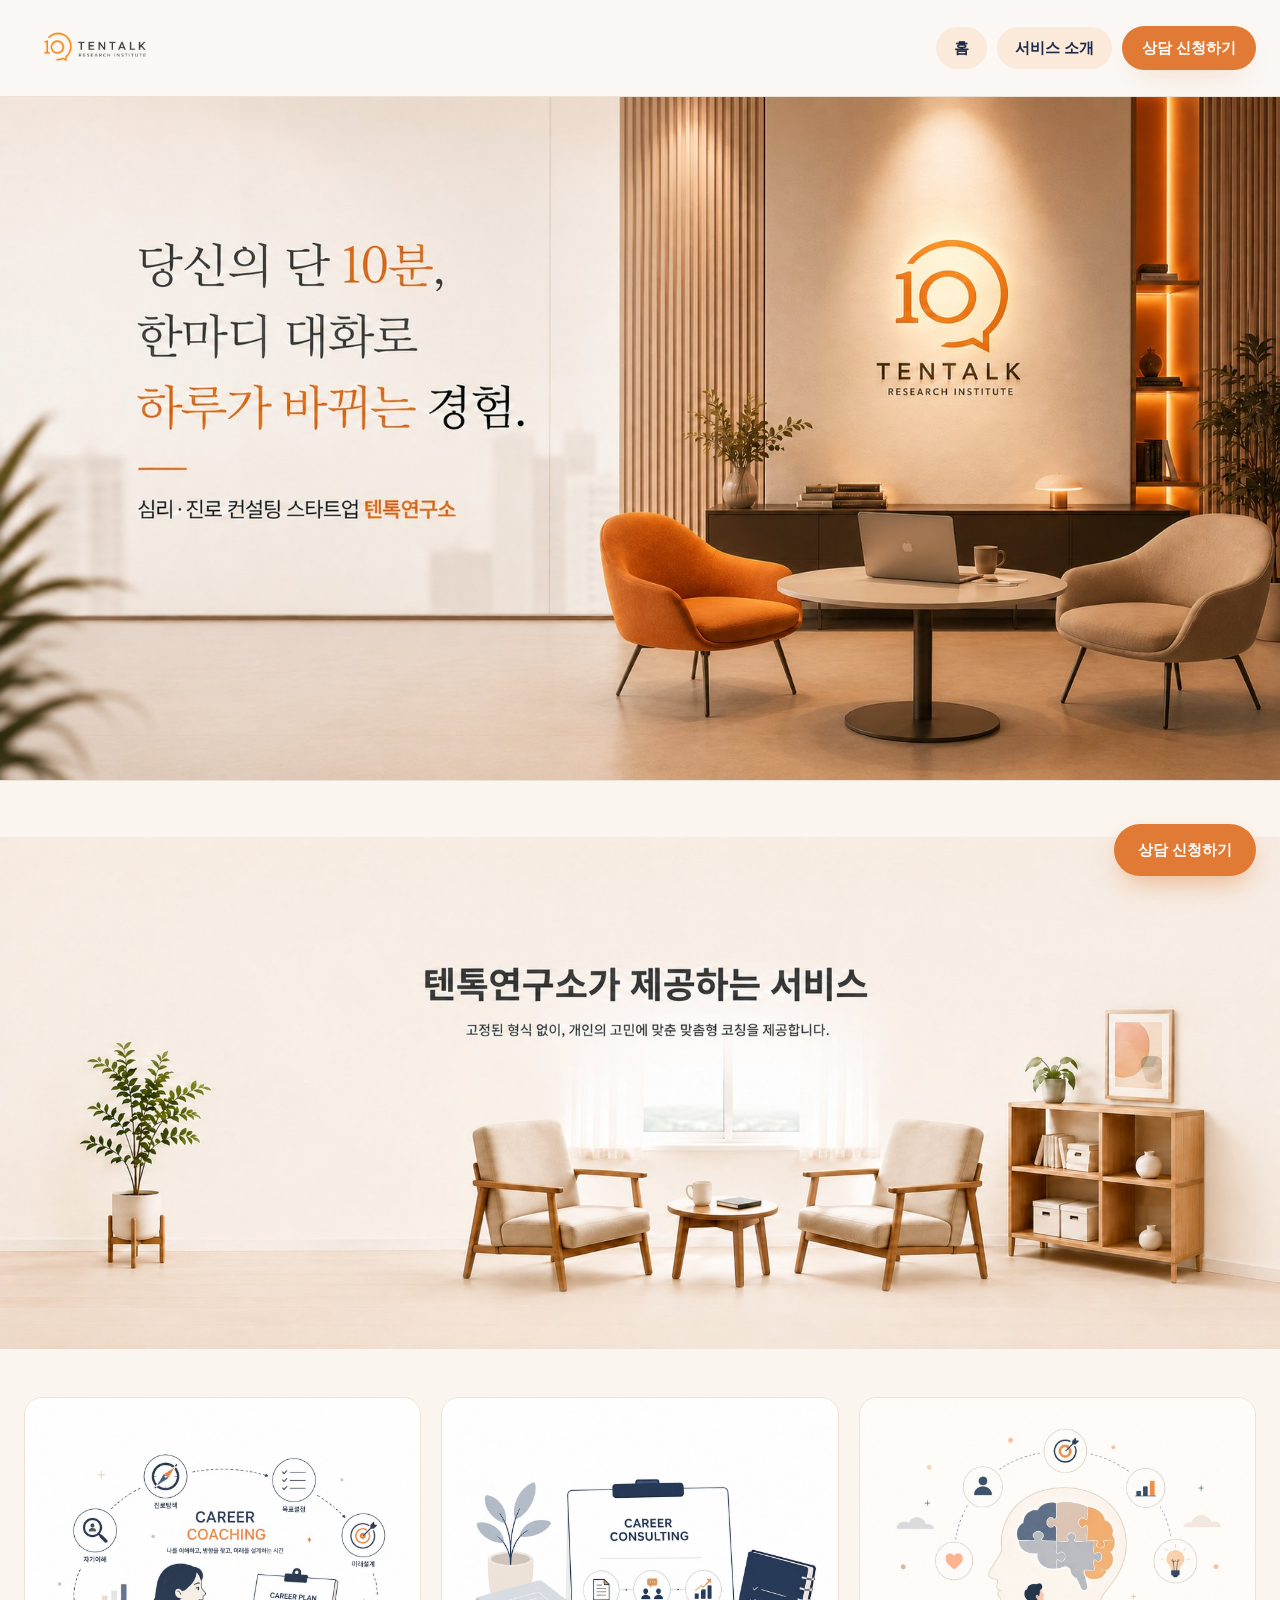
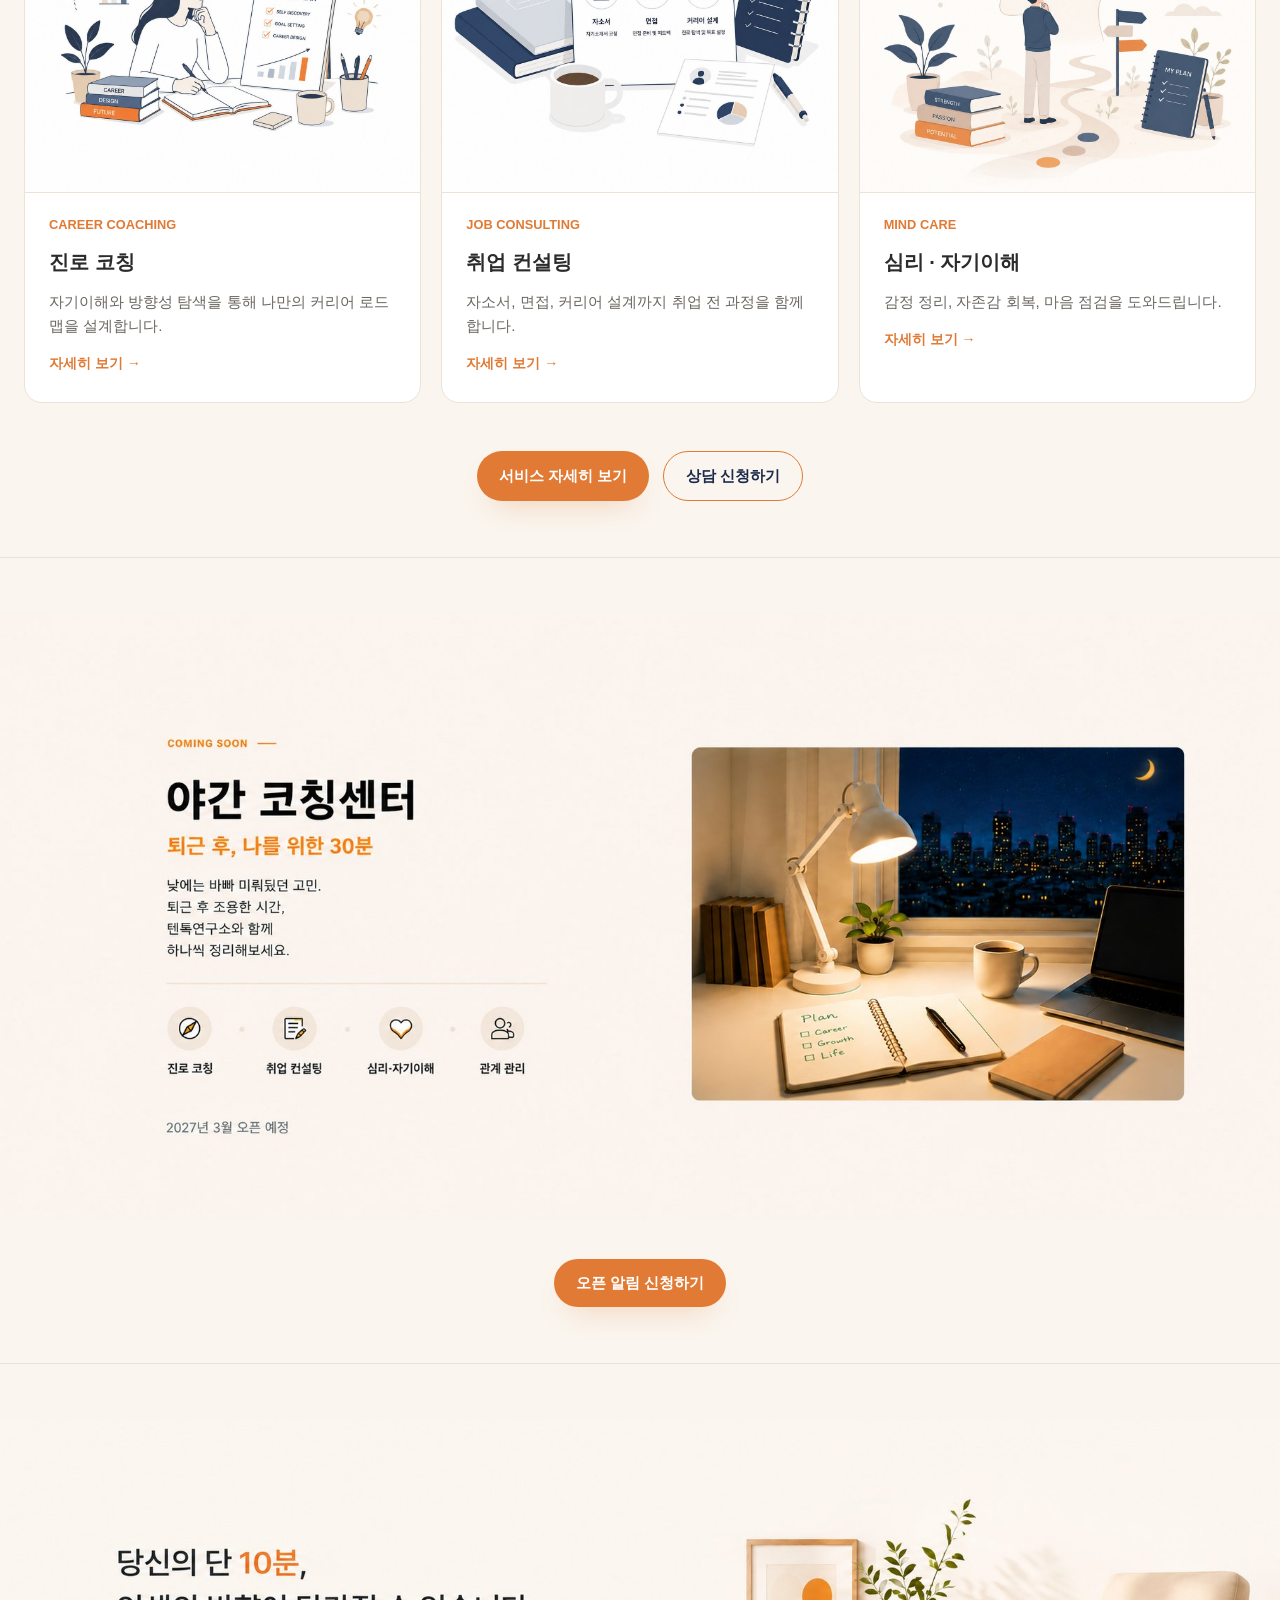
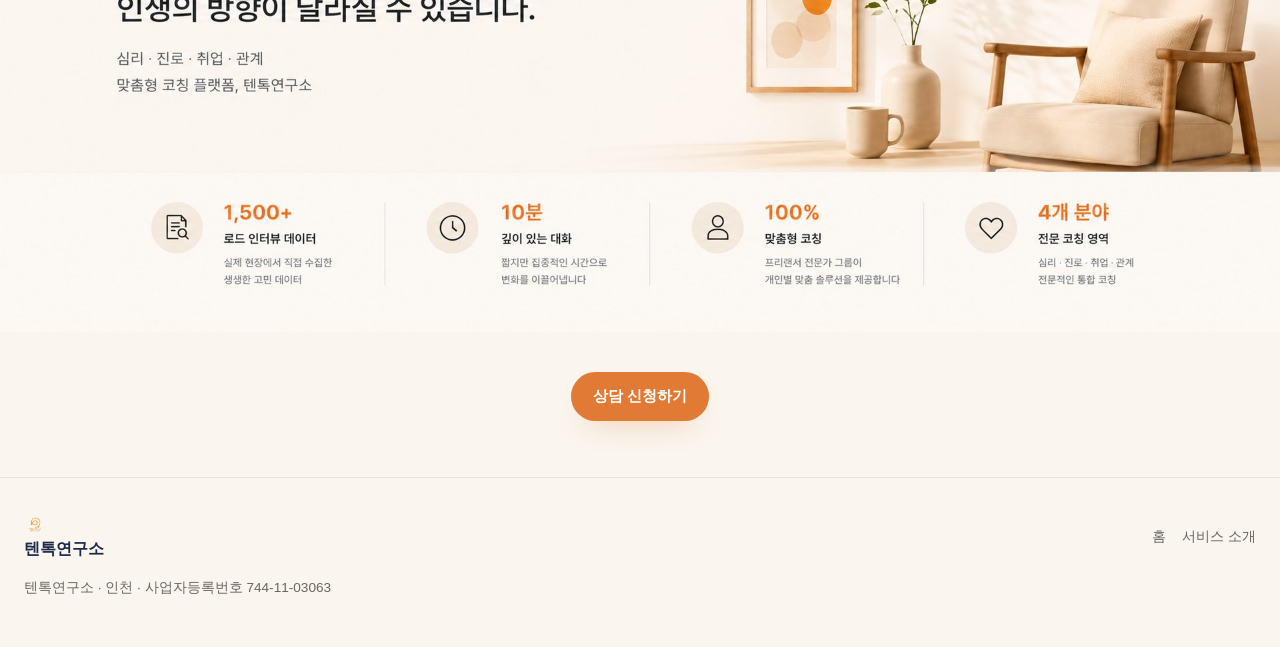
<file: index.html>
<!DOCTYPE html>
<html lang="ko">
<head>
<meta charset="UTF-8">
<meta name="viewport" content="width=device-width, initial-scale=1.0">
<title>텐톡연구소 | 진로·취업·심리 상담</title>
<meta name="description" content="텐톡연구소는 진로 코칭, 취업 컨설팅, 심리·자기이해 프로그램을 통해 단 10분이라도 진심으로 집중하는 상담을 지향합니다.">
<meta name="naver-site-verification" content="72944dfacb6ba482133bea6f29d130b11bbeda27" />
<link rel="stylesheet" href="style.css">
</head>
<body>

<header class="site">
  <div class="wrap">
    <a class="logo" href="index.html"><img src="assets/logo-horizontal.png" alt="텐톡연구소"></a>
    <nav class="main-nav">
      <a href="index.html" onclick="var p=location.pathname.replace(/^.*\//,''); if(p===''||p==='index.html'){location.reload();return false;}">홈</a>
      <a href="service.html">서비스 소개</a>
      <a class="nav-cta" href="https://tentalklabs.netlify.app/" target="_blank" rel="noopener">상담 신청하기</a>
    </nav>
  </div>
</header>

<main>
  <section class="slideshow" aria-label="텐톡연구소 소개">
    <img src="assets/hero-photo.jpg" class="slide is-active" alt="당신의 단 10분, 한마디 대화로 하루가 바뀌는 경험 — 심리·진로 컨설팅 스타트업 텐톡연구소">
    <img src="assets/hero-photo-2.jpg" class="slide" alt="1,500+건의 로드 인터뷰 데이터 기반 프리랜서 전문가 그룹이 함께합니다">
  </section>

  <section class="block">
    <div class="banner-wrap">
      <img class="banner-img" src="assets/services-bg.jpg" alt="텐톡연구소가 제공하는 서비스 — 고정된 형식 없이, 개인의 고민에 맞춘 맞춤형 코칭을 제공합니다">
    </div>
    <div class="wrap">
      <div class="grid">
        <a class="card" href="service.html#career">
          <img src="assets/career.jpg" alt="진로 코칭">
          <div class="card-body">
            <div class="tag">CAREER COACHING</div>
            <h3>진로 코칭</h3>
            <p>자기이해와 방향성 탐색을 통해 나만의 커리어 로드맵을 설계합니다.</p>
            <span class="card-link">자세히 보기 →</span>
          </div>
        </a>
        <a class="card" href="service.html#consult">
          <img src="assets/consult.jpg" alt="취업 컨설팅">
          <div class="card-body">
            <div class="tag">JOB CONSULTING</div>
            <h3>취업 컨설팅</h3>
            <p>자소서, 면접, 커리어 설계까지 취업 전 과정을 함께합니다.</p>
            <span class="card-link">자세히 보기 →</span>
          </div>
        </a>
        <a class="card" href="service.html#mind">
          <img src="assets/mind.jpg" alt="심리 · 자기이해">
          <div class="card-body">
            <div class="tag">MIND CARE</div>
            <h3>심리 · 자기이해</h3>
            <p>감정 정리, 자존감 회복, 마음 점검을 도와드립니다.</p>
            <span class="card-link">자세히 보기 →</span>
          </div>
        </a>
      </div>

      <div class="cta-row" style="margin-top:8px;">
        <a class="btn btn-primary" href="service.html">서비스 자세히 보기</a>
        <a class="btn btn-ghost" href="https://tentalklabs.netlify.app/" target="_blank" rel="noopener">상담 신청하기</a>
      </div>
    </div>
  </section>

  <section class="block">
    <div class="banner-wrap">
      <img class="banner-img" src="assets/apply-bg.jpg" alt="COMING SOON — 야간 코칭센터, 퇴근 후 나를 위한 30분. 진로 코칭, 취업 컨설팅, 심리·자기이해, 관계 관리. 2027년 3월 오픈 예정">
    </div>
    <div class="wrap">
      <div class="cta-row">
        <a class="btn btn-primary" href="https://tentalklabs.netlify.app/" target="_blank" rel="noopener">오픈 알림 신청하기</a>
      </div>
    </div>
  </section>

  <section class="block">
    <div class="banner-wrap">
      <img class="banner-img" src="assets/closing-bg.jpg" alt="당신의 단 10분, 인생의 방향이 달라질 수 있습니다 — 심리·진로·취업·관계 맞춤형 코칭 플랫폼, 텐톡연구소">
    </div>
    <div class="wrap">
      <div class="cta-row">
        <a class="btn btn-primary" href="https://tentalklabs.netlify.app/" target="_blank" rel="noopener">상담 신청하기</a>
      </div>
    </div>
  </section>
</main>

<a class="floating-cta" href="https://tentalklabs.netlify.app/" target="_blank" rel="noopener">상담 신청하기</a>

<footer class="site">
  <div class="wrap">
    <div class="foot-top">
      <div class="foot-brand"><img src="assets/logo-mark.png" alt="" style="height:22px;width:auto;vertical-align:-5px;margin-right:6px;">텐톡연구소</div>
      <div class="foot-links">
        <a href="index.html">홈</a>
        <a href="service.html">서비스 소개</a>
      </div>
    </div>
    <div>텐톡연구소 · 인천 · 사업자등록번호 744-11-03063</div>
  </div>
</footer>

<script>
(function(){
  var slides = document.querySelectorAll('.slideshow .slide');
  if (slides.length < 2) return;
  var i = 0;
  setInterval(function(){
    slides[i].classList.remove('is-active');
    i = (i + 1) % slides.length;
    slides[i].classList.add('is-active');
  }, 4500);
})();
</script>

</body>
</html>
</file>
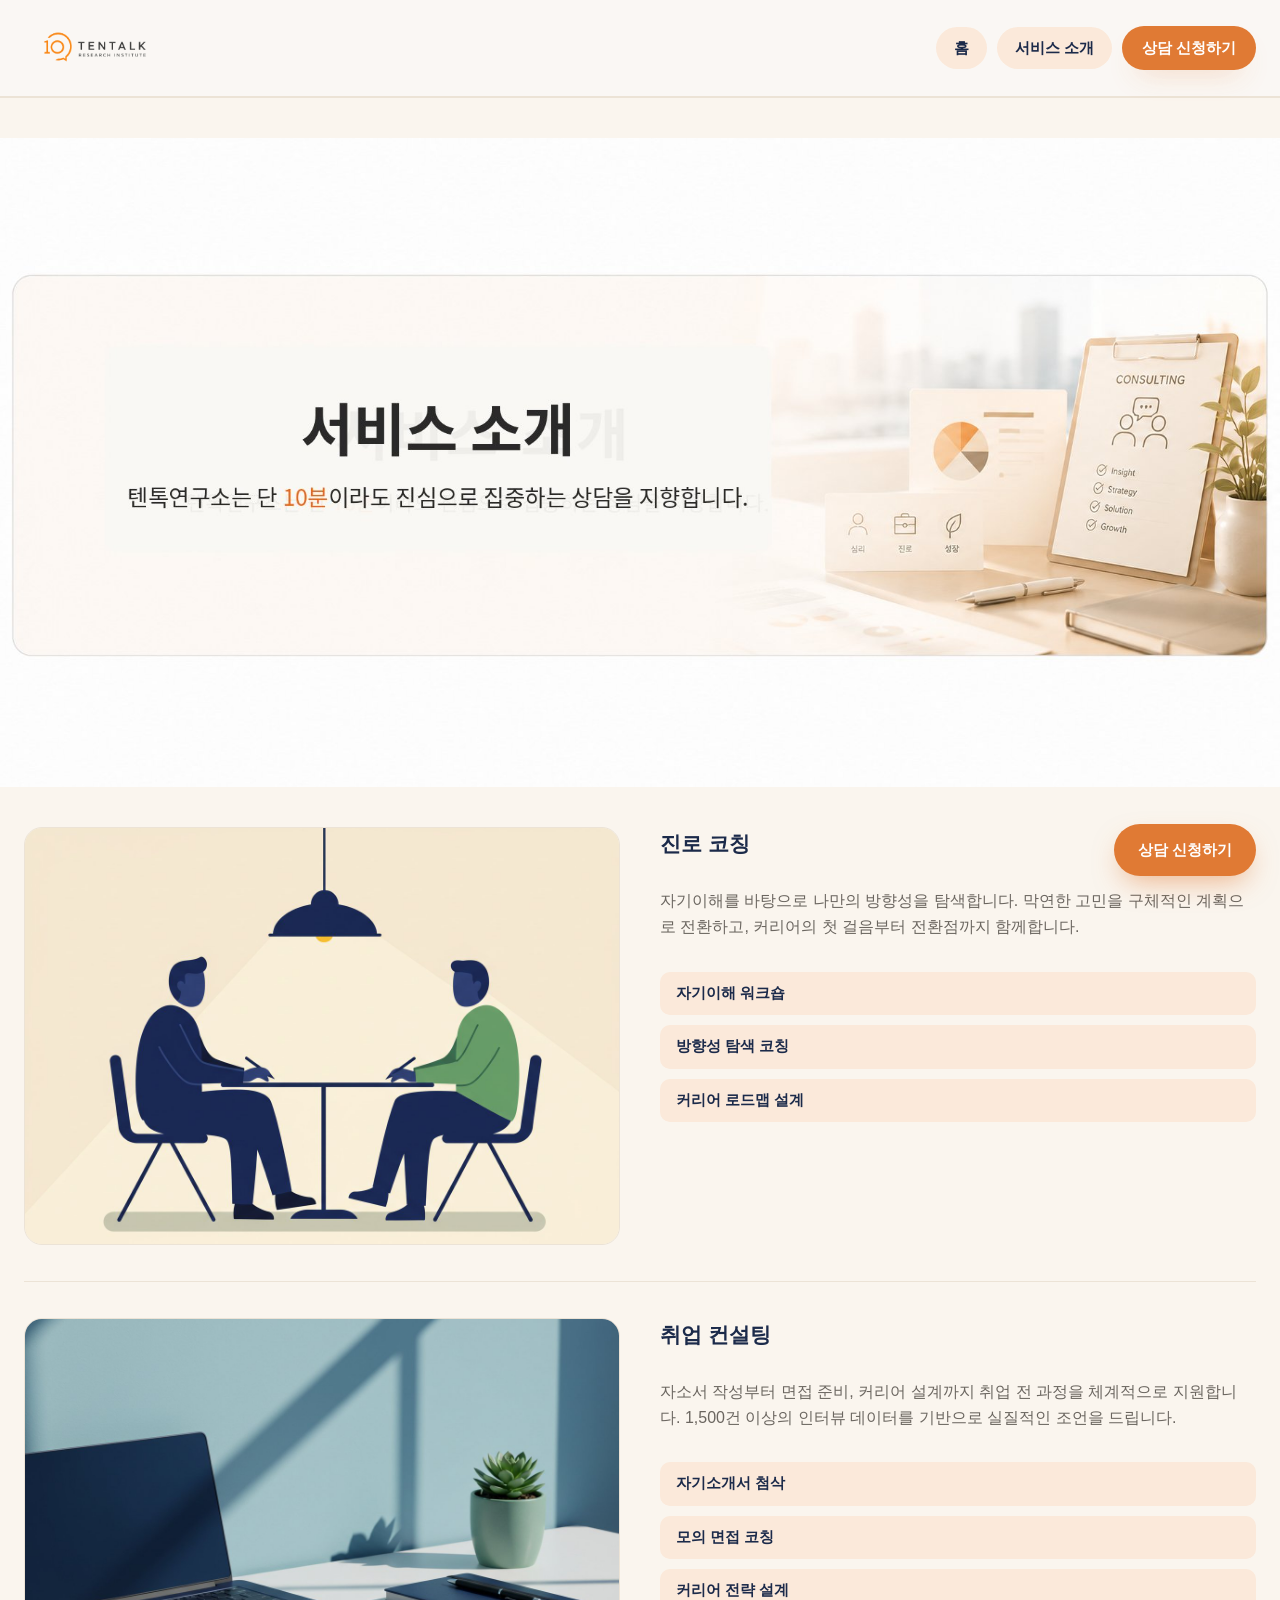
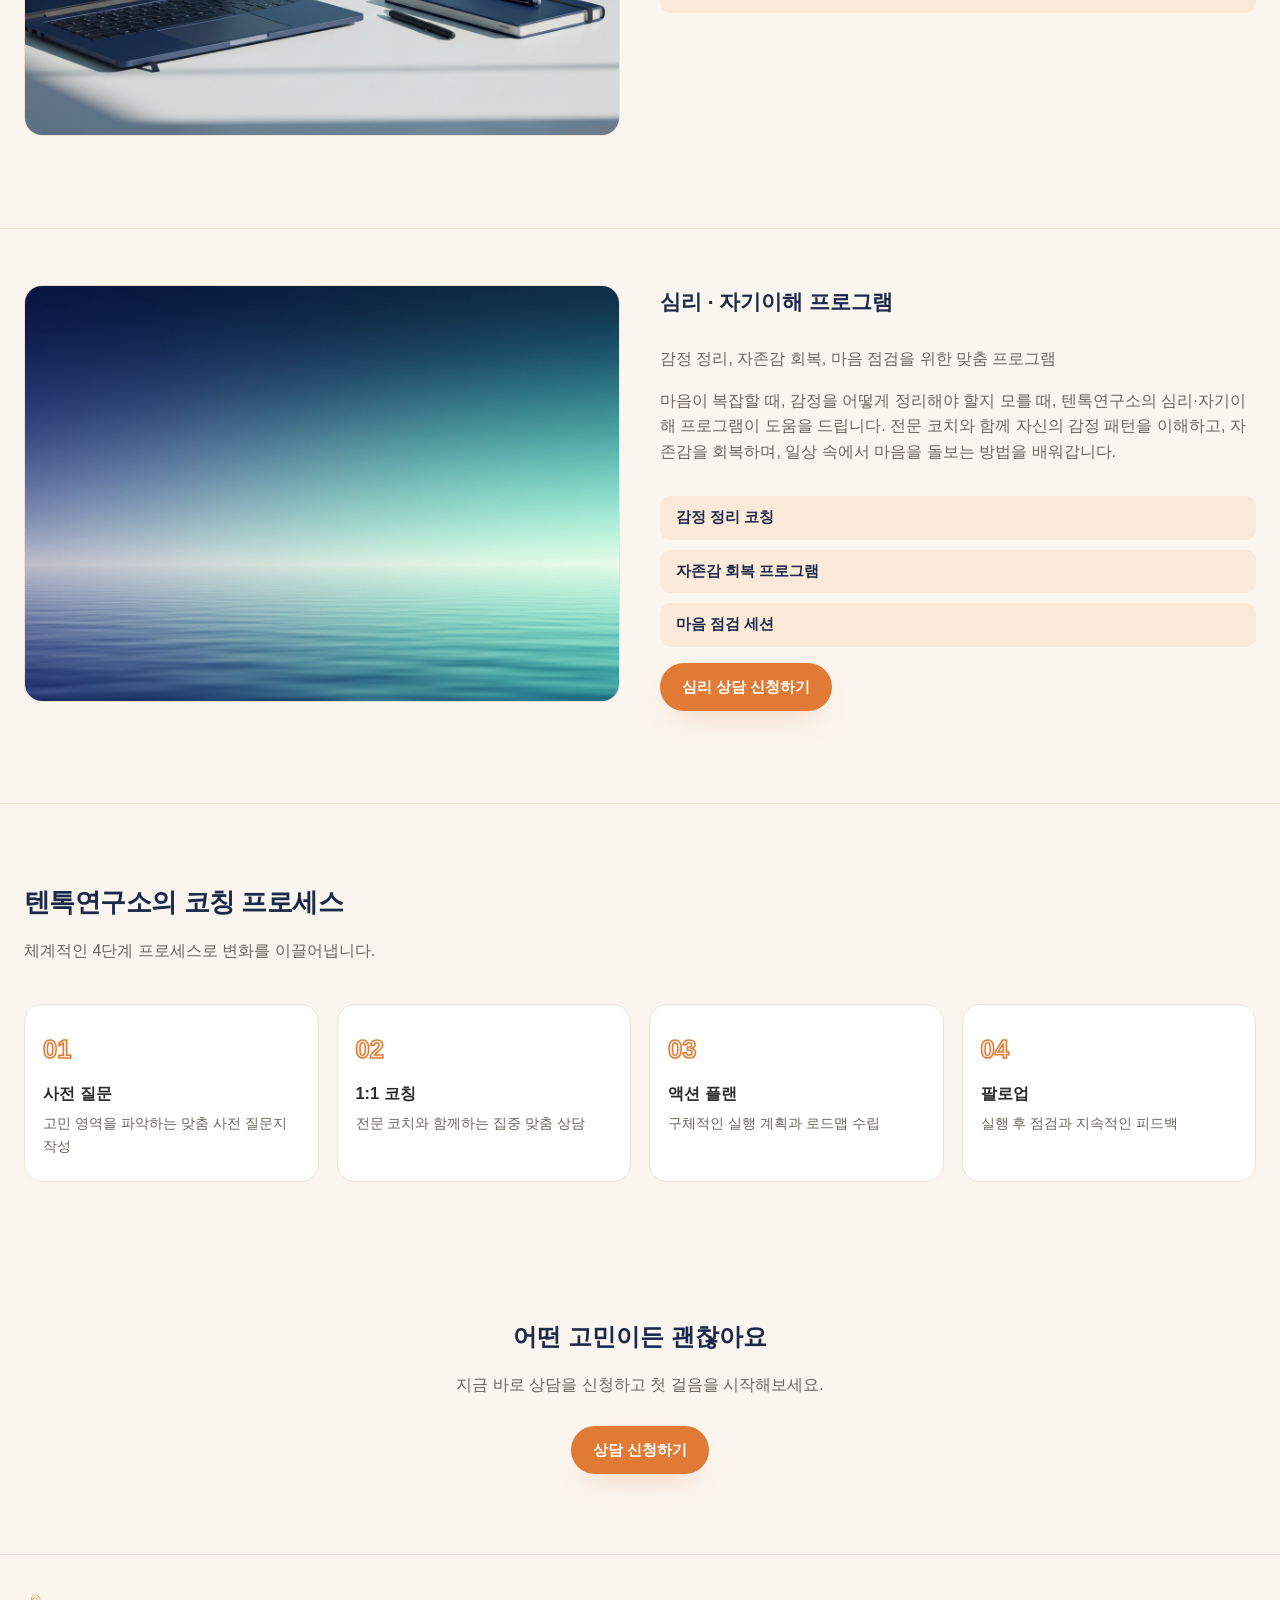
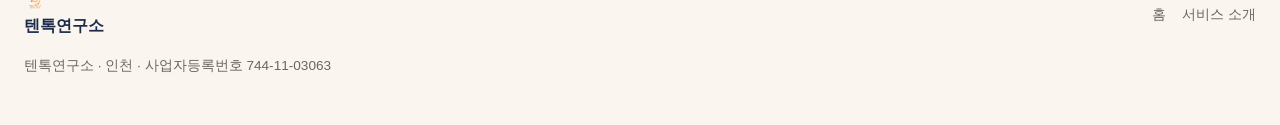
<file: service.html>
<!DOCTYPE html>
<html lang="ko">
<head>
<meta charset="UTF-8">
<meta name="viewport" content="width=device-width, initial-scale=1.0">
<title>서비스 소개 | 텐톡연구소</title>
<meta name="description" content="진로 코칭, 취업 컨설팅, 심리·자기이해 프로그램 — 텐톡연구소의 서비스를 소개합니다.">
<link rel="stylesheet" href="style.css">
</head>
<body>

<header class="site">
  <div class="wrap">
    <a class="logo" href="index.html"><img src="assets/logo-horizontal.png" alt="텐톡연구소"></a>
    <nav class="main-nav">
      <a href="index.html" onclick="var p=location.pathname.replace(/^.*\//,''); if(p===''||p==='index.html'){location.reload();return false;}">홈</a>
      <a href="service.html">서비스 소개</a>
      <a class="nav-cta" href="https://tentalklabs.netlify.app/" target="_blank" rel="noopener">상담 신청하기</a>
    </nav>
  </div>
</header>

<main>
  <section class="block" style="padding-top: 40px;">
    <div class="banner-wrap">
      <img class="banner-img" src="assets/svc-page-hero.jpg" alt="서비스 소개 — 텐톡연구소는 단 10분이라도 진심으로 집중하는 상담을 지향합니다">
    </div>
    <div class="wrap">
      <div id="career" class="service-detail" style="border-top:none; scroll-margin-top: 90px;">
        <img src="assets/svc-career.jpg" alt="진로 코칭">
        <div class="text-col">
          <h3>진로 코칭</h3>
          <p>자기이해를 바탕으로 나만의 방향성을 탐색합니다. 막연한 고민을 구체적인 계획으로 전환하고, 커리어의 첫 걸음부터 전환점까지 함께합니다.</p>
          <ul>
            <li>자기이해 워크숍</li>
            <li>방향성 탐색 코칭</li>
            <li>커리어 로드맵 설계</li>
          </ul>
        </div>
      </div>

      <div id="consult" class="service-detail" style="scroll-margin-top: 90px;">
        <img src="assets/svc-consult.jpg" alt="취업 컨설팅">
        <div class="text-col">
          <h3>취업 컨설팅</h3>
          <p>자소서 작성부터 면접 준비, 커리어 설계까지 취업 전 과정을 체계적으로 지원합니다. 1,500건 이상의 인터뷰 데이터를 기반으로 실질적인 조언을 드립니다.</p>
          <ul>
            <li>자기소개서 첨삭</li>
            <li>모의 면접 코칭</li>
            <li>커리어 전략 설계</li>
          </ul>
        </div>
      </div>
    </div>
  </section>

  <section class="block">
    <div class="wrap">
      <div id="mind" class="service-detail" style="border-top:none; scroll-margin-top: 90px;">
        <img src="assets/svc-mind.jpg" alt="심리 · 자기이해 프로그램">
        <div class="text-col">
          <h3>심리 · 자기이해 프로그램</h3>
          <p class="lead" style="text-align:left;margin:0;">감정 정리, 자존감 회복, 마음 점검을 위한 맞춤 프로그램</p>
          <p>마음이 복잡할 때, 감정을 어떻게 정리해야 할지 모를 때, 텐톡연구소의 심리·자기이해 프로그램이 도움을 드립니다. 전문 코치와 함께 자신의 감정 패턴을 이해하고, 자존감을 회복하며, 일상 속에서 마음을 돌보는 방법을 배워갑니다.</p>
          <ul>
            <li>감정 정리 코칭</li>
            <li>자존감 회복 프로그램</li>
            <li>마음 점검 세션</li>
          </ul>
          <div class="cta-row" style="justify-content:flex-start;">
            <a class="btn btn-primary" href="https://tentalklabs.netlify.app/" target="_blank" rel="noopener">심리 상담 신청하기</a>
          </div>
        </div>
      </div>
    </div>
  </section>

  <section class="block">
    <div class="wrap">
      <h2>텐톡연구소의 코칭 프로세스</h2>
      <p class="section-lead">체계적인 4단계 프로세스로 변화를 이끌어냅니다.</p>
      <div class="steps">
        <div class="step">
          <div class="num">01</div>
          <h4>사전 질문</h4>
          <p>고민 영역을 파악하는 맞춤 사전 질문지 작성</p>
        </div>
        <div class="step">
          <div class="num">02</div>
          <h4>1:1 코칭</h4>
          <p>전문 코치와 함께하는 집중 맞춤 상담</p>
        </div>
        <div class="step">
          <div class="num">03</div>
          <h4>액션 플랜</h4>
          <p>구체적인 실행 계획과 로드맵 수립</p>
        </div>
        <div class="step">
          <div class="num">04</div>
          <h4>팔로업</h4>
          <p>실행 후 점검과 지속적인 피드백</p>
        </div>
      </div>
    </div>
  </section>

  <section class="closing">
    <div class="wrap">
      <h2>어떤 고민이든 괜찮아요</h2>
      <p>지금 바로 상담을 신청하고 첫 걸음을 시작해보세요.</p>
      <a class="btn btn-primary" href="https://tentalklabs.netlify.app/" target="_blank" rel="noopener">상담 신청하기</a>
    </div>
  </section>
</main>

<footer class="site">
  <div class="wrap">
    <div class="foot-top">
      <div class="foot-brand"><img src="assets/logo-mark.png" alt="" style="height:22px;width:auto;vertical-align:-5px;margin-right:6px;">텐톡연구소</div>
      <div class="foot-links">
        <a href="index.html">홈</a>
        <a href="service.html">서비스 소개</a>
      </div>
    </div>
    <div>텐톡연구소 · 인천 · 사업자등록번호 744-11-03063</div>
  </div>
</footer>

<a class="floating-cta" href="https://tentalklabs.netlify.app/" target="_blank" rel="noopener">상담 신청하기</a>

</body>
</html>
</file>
<file: style.css>
/* 텐톡연구소 — 정적 사이트 스타일 */

:root {
  --bg: #faf5ee;
  --surface: #ffffff;
  --ink: #2b2b2b;
  --ink-soft: #6b6660;
  --teal: #e07a34;      /* brand orange (was teal) */
  --teal-dark: #1b2a4a; /* brand navy, used for headings */
  --teal-soft: #fbe9da; /* soft orange tint */
  --line: #ece3d6;
  --radius: 18px;
  --shadow: 0 14px 30px -16px rgba(224, 122, 52, 0.45);
}

* { box-sizing: border-box; }

html { scroll-behavior: smooth; }

body {
  margin: 0;
  background: var(--bg);
  color: var(--ink);
  font-family: "Pretendard", "Apple SD Gothic Neo", "Malgun Gothic", -apple-system,
    BlinkMacSystemFont, sans-serif;
  line-height: 1.6;
  -webkit-font-smoothing: antialiased;
}

a { color: inherit; text-decoration: none; }

img { max-width: 100%; display: block; }

.wrap {
  max-width: 1400px;
  margin: 0 auto;
  padding: 0 24px;
}

/* header */
header.site {
  position: sticky;
  top: 0;
  z-index: 20;
  background: rgba(250, 248, 244, 0.9);
  backdrop-filter: blur(8px);
  border-bottom: 1px solid var(--line);
}

header.site .wrap {
  display: flex;
  align-items: center;
  justify-content: space-between;
  min-height: 68px;
  padding-top: 10px;
  padding-bottom: 10px;
}

.logo {
  font-weight: 800;
  font-size: 1.15rem;
  letter-spacing: -0.02em;
  color: var(--teal-dark);
  display: flex;
  align-items: center;
}

.logo img { height: 76px; width: auto; display: block; }

@media (max-width: 780px) {
  .logo img { height: 52px; }
}

nav.main-nav {
  display: flex;
  align-items: center;
  gap: 10px;
  font-size: 0.95rem;
  font-weight: 600;
  color: var(--ink-soft);
}

nav.main-nav a {
  border-radius: 999px;
  white-space: nowrap;
  transition: background 0.15s ease, color 0.15s ease, transform 0.15s ease;
}

nav.main-nav a:not(.nav-cta) {
  padding: 9px 18px;
  background: var(--teal-soft);
  color: var(--teal-dark);
}

nav.main-nav a:not(.nav-cta):hover {
  background: var(--teal);
  color: #fff;
}

.btn {
  display: inline-flex;
  align-items: center;
  gap: 8px;
  padding: 12px 22px;
  border-radius: 999px;
  font-weight: 700;
  font-size: 0.95rem;
  transition: transform 0.15s ease, box-shadow 0.15s ease;
}

.btn-primary {
  background: var(--teal);
  color: #fff;
  box-shadow: var(--shadow);
}

.btn-primary:hover { transform: translateY(-2px); }

.btn-ghost {
  border: 1.5px solid var(--teal);
  color: var(--teal-dark);
}

/* hero */
.hero {
  padding: 40px 0 64px;
  text-align: center;
}

.hero-banner {
  width: 100%;
  border-radius: 20px;
  overflow: hidden;
  margin-bottom: 44px;
  box-shadow: var(--shadow);
}

.hero-banner img { width: 100%; display: block; }

/* full-bleed rotating slideshow (home page top) */
.slideshow {
  position: relative;
  width: 100%;
  aspect-ratio: 1400 / 747;
  overflow: hidden;
  background: var(--surface);
}

.slideshow .slide {
  position: absolute;
  inset: 0;
  width: 100%;
  height: 100%;
  object-fit: cover;
  opacity: 0;
  transition: opacity 1.2s ease;
}

.slideshow .slide.is-active { opacity: 1; }

/* full-width banner images with baked-in copy (services / coming-soon / closing) */
.banner-wrap {
  width: 100%;
  margin-bottom: 40px;
}

.banner-img {
  width: 100%;
  display: block;
}


.eyebrow {
  display: inline-block;
  padding: 6px 16px;
  border-radius: 999px;
  background: var(--teal-soft);
  color: var(--teal-dark);
  font-size: 0.85rem;
  font-weight: 700;
  margin-bottom: 22px;
}

.hero h1 {
  font-size: clamp(1.9rem, 4vw, 2.7rem);
  line-height: 1.35;
  letter-spacing: -0.02em;
  margin: 0 0 18px;
  color: var(--teal-dark);
}

.hero p.lead {
  color: var(--ink-soft);
  font-size: 1.05rem;
  max-width: 560px;
  margin: 0 auto 34px;
}

.cta-row {
  display: flex;
  justify-content: center;
  gap: 14px;
  flex-wrap: wrap;
}

/* nav CTA pill (the one button that should always look "live") */
.nav-cta {
  background: var(--teal);
  color: #fff !important;
  padding: 10px 20px;
  border-radius: 999px;
  font-weight: 700;
  box-shadow: var(--shadow);
  transition: transform 0.15s ease;
}

.nav-cta:hover { transform: translateY(-1px); color: #fff; }

/* floating always-visible CTA */
.floating-cta {
  position: fixed;
  right: 24px;
  bottom: 24px;
  z-index: 30;
  background: var(--teal);
  color: #fff;
  padding: 14px 24px;
  border-radius: 999px;
  font-weight: 700;
  font-size: 0.95rem;
  box-shadow: 0 12px 28px -8px rgba(224, 122, 52, 0.55);
  transition: transform 0.15s ease;
}

.floating-cta:hover { transform: translateY(-2px); color: #fff; }

@media (max-width: 780px) {
  .floating-cta { right: 16px; bottom: 16px; padding: 12px 20px; font-size: 0.88rem; }
}

/* service cards grid */
.grid {
  display: grid;
  grid-template-columns: repeat(3, 1fr);
  gap: 20px;
  margin: 48px 0;
}

@media (max-width: 780px) {
  .grid { grid-template-columns: 1fr; }
  nav.main-nav { gap: 6px; font-size: 0.82rem; }
  nav.main-nav a:not(.nav-cta) { padding: 7px 11px; }
  .nav-cta { padding: 8px 14px; }
}

/* extra breathing room for narrow phones (iPhone SE/mini, small Android) */
@media (max-width: 400px) {
  header.site .wrap { padding-left: 16px; padding-right: 16px; }
  .logo img { height: 44px; }
  nav.main-nav { gap: 5px; font-size: 0.76rem; }
  nav.main-nav a:not(.nav-cta) { padding: 6px 9px; }
  .nav-cta { padding: 7px 12px; }
}

/* safety net: never allow a rogue element to force page-wide horizontal scroll */
html, body { overflow-x: hidden; }

.card {
  background: var(--surface);
  border: 1px solid var(--line);
  border-radius: var(--radius);
  overflow: hidden;
  text-align: left;
  display: block;
  cursor: pointer;
  transition: transform 0.18s ease, box-shadow 0.18s ease, border-color 0.18s ease;
}

.card:hover {
  transform: translateY(-4px);
  box-shadow: var(--shadow);
  border-color: var(--teal);
}

.card .card-link {
  display: inline-block;
  margin-top: 14px;
  font-size: 0.88rem;
  font-weight: 700;
  color: var(--teal);
}

.card img {
  width: 100%;
  aspect-ratio: 1 / 1;
  object-fit: cover;
  background: #fff;
  border-bottom: 1px solid var(--line);
}

.card .card-body { padding: 22px 24px 26px; }

.card .tag {
  font-size: 0.8rem;
  font-weight: 700;
  color: var(--teal);
  margin-bottom: 10px;
}

.card h3 {
  margin: 0 0 12px;
  font-size: 1.25rem;
  color: var(--ink);
}

.card p { color: var(--ink-soft); margin: 0; font-size: 0.95rem; }

/* section */
section.block {
  padding: 56px 0;
  border-top: 1px solid var(--line);
}

section.block h2 {
  font-size: 1.6rem;
  color: var(--teal-dark);
  letter-spacing: -0.02em;
  margin-bottom: 10px;
}

section.block > .wrap > p.section-lead {
  color: var(--ink-soft);
  margin-bottom: 40px;
  max-width: 620px;
}

.service-detail {
  display: grid;
  grid-template-columns: 1fr 1fr;
  gap: 40px;
  padding: 36px 0;
  border-top: 1px solid var(--line);
  align-items: start;
}

.service-detail:first-of-type { border-top: none; padding-top: 0; }

.service-detail img {
  width: 100%;
  border-radius: var(--radius);
  border: 1px solid var(--line);
}

.service-detail .text-col { display: flex; flex-direction: column; gap: 16px; }

@media (max-width: 780px) {
  .service-detail { grid-template-columns: 1fr; gap: 18px; }
}

.service-detail h3 {
  font-size: 1.3rem;
  color: var(--teal-dark);
  margin: 0 0 12px;
}

.service-detail p { color: var(--ink-soft); margin: 0 0 16px; }

.service-detail ul {
  list-style: none;
  margin: 0;
  padding: 0;
  display: flex;
  flex-direction: column;
  gap: 10px;
}

.service-detail li {
  background: var(--teal-soft);
  color: var(--teal-dark);
  font-weight: 600;
  font-size: 0.92rem;
  padding: 10px 16px;
  border-radius: 10px;
}

/* process steps */
.steps {
  display: grid;
  grid-template-columns: repeat(4, 1fr);
  gap: 18px;
}

@media (max-width: 780px) {
  .steps { grid-template-columns: repeat(2, 1fr); }
}

.step {
  background: var(--surface);
  border: 1px solid var(--line);
  border-radius: var(--radius);
  padding: 24px 18px;
}

.step .num {
  font-size: 1.6rem;
  font-weight: 800;
  color: var(--teal-soft);
  -webkit-text-stroke: 1.5px var(--teal);
  margin-bottom: 10px;
}

.step h4 { margin: 0 0 6px; font-size: 1.02rem; color: var(--ink); }
.step p { margin: 0; color: var(--ink-soft); font-size: 0.88rem; }

/* closing CTA */
.closing {
  text-align: center;
  padding: 60px 0 80px;
}

.closing h2 { color: var(--teal-dark); margin-bottom: 12px; }
.closing p { color: var(--ink-soft); margin-bottom: 28px; }

/* footer */
footer.site {
  border-top: 1px solid var(--line);
  padding: 36px 0 48px;
  color: var(--ink-soft);
  font-size: 0.85rem;
}

footer.site .foot-top {
  display: flex;
  justify-content: space-between;
  align-items: center;
  flex-wrap: wrap;
  gap: 12px;
  margin-bottom: 16px;
}

footer.site .foot-brand {
  font-weight: 800;
  color: var(--teal-dark);
  font-size: 1rem;
}

footer.site .foot-links {
  display: flex;
  gap: 16px;
}

footer.site .foot-links a:hover { color: var(--teal-dark); }
</file>
